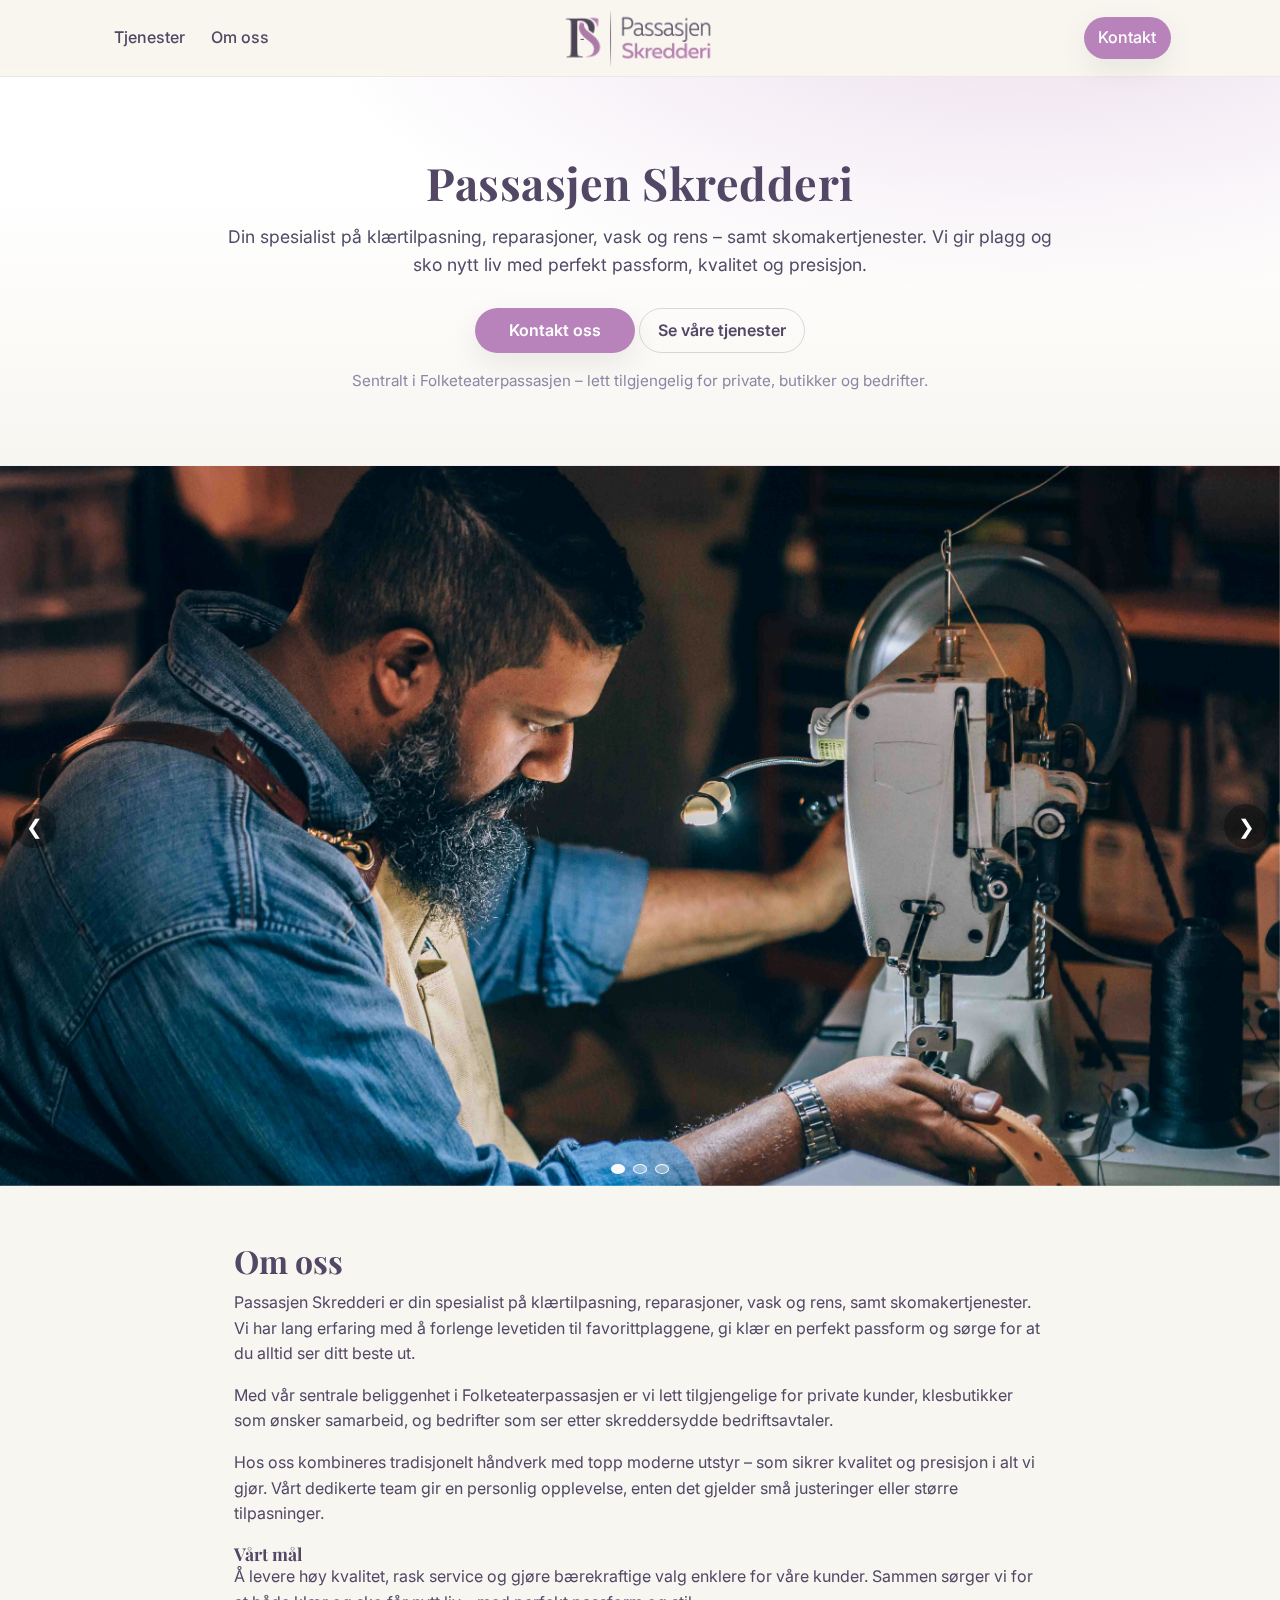
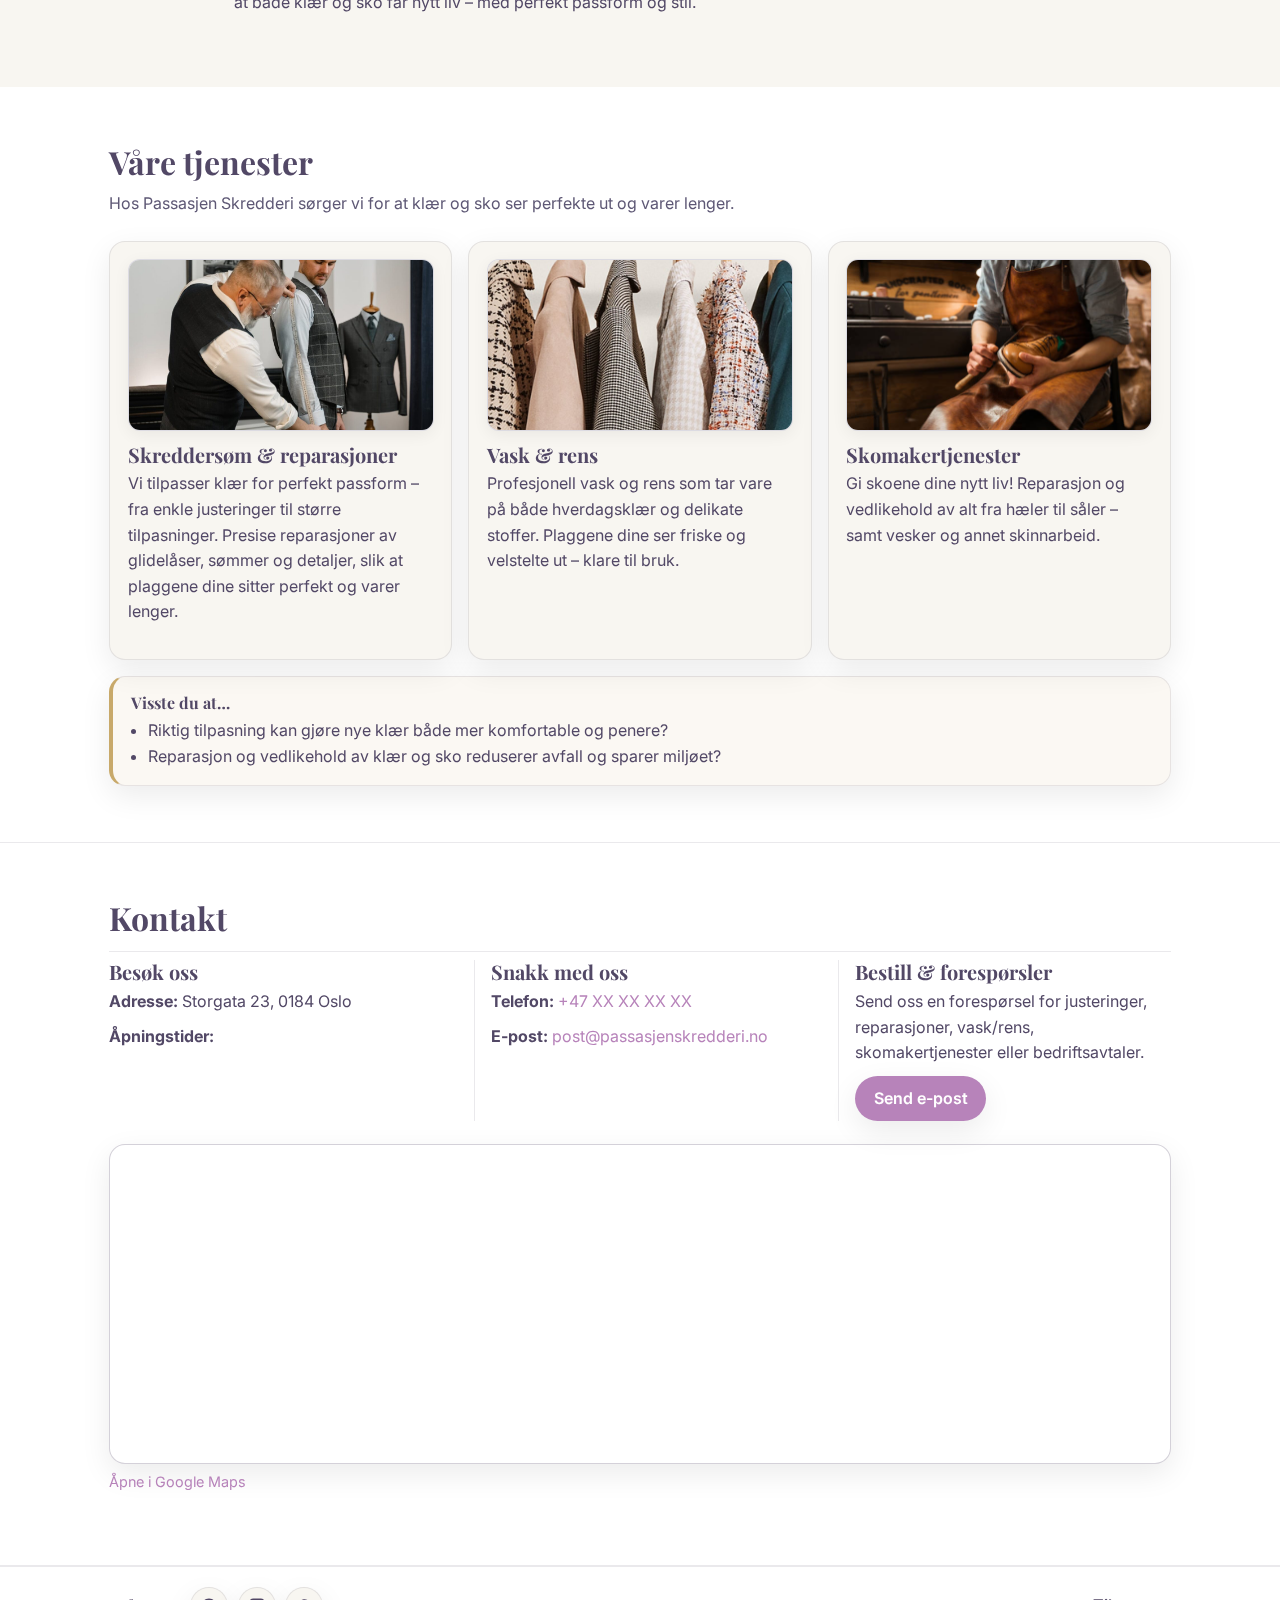
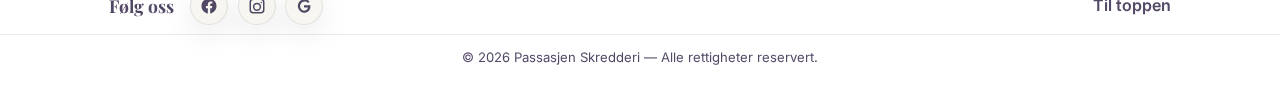
<file: index.html>
<!doctype html>
<html lang="no">
<head>
  <meta charset="utf-8" />
  <meta name="viewport" content="width=device-width, initial-scale=1" />
  <title>Passasjen Skredderi – Skreddersøm, reparasjoner, vask & rens, skomakertjenester</title>
  <meta name="description" content="Passasjen Skredderi – spesialist på klærtilpasning, reparasjoner, vask og rens, samt skomakertjenester. Sentralt i Folketeaterpassasjen." />
  <link rel="preconnect" href="https://fonts.googleapis.com">
  <link rel="preconnect" href="https://fonts.gstatic.com" crossorigin>
  <link href="https://fonts.googleapis.com/css2?family=Inter:wght@300;400;500;600&family=Playfair+Display:wght@500;600;700&display=swap" rel="stylesheet">
  <link rel="stylesheet" href="styles.css" />
  <link rel="icon" href="favicon.ico">
</head>
<body id="top">
  <a class="skip-link" href="#main">Hopp til innhold</a>

  <!-- HEADER / NAV -->
  <header class="site-header">
    <div class="container nav-grid">
      <!-- Venstre -->
      <nav class="nav-left" aria-label="Primær">
        <a href="#tjenester" class="nav-link">Tjenester</a>
        <a href="#om-oss" class="nav-link">Om oss</a>
      </nav>

      <!-- Logo i midten (full + ikon) -->
      <a href="#top" class="logo" aria-label="Forside">
        <img src="fullLogo.png" alt="Passasjen Skredderi" class="logo-full" />
        <img src="logo.png" alt="Passasjen Skredderi ikon" class="logo-icon" />
      </a>

      <!-- Høyre -->
      <nav class="nav-right" aria-label="Sekundær">
        <a href="#kontakt" class="nav-link cta-link">Kontakt</a>
      </nav>

      <!-- Mobil: burger -->
      <button class="burger" aria-label="Åpne meny" aria-controls="mobileMenu" aria-expanded="false">
        <span class="burger-bar"></span>
        <span class="burger-bar"></span>
        <span class="burger-bar"></span>
      </button>
    </div>
  </header>

  <!-- MOBILMENY -->
  <nav id="mobileMenu" class="mobile-menu" aria-label="Mobilmeny">
    <a href="#tjenester" class="mobile-link">Tjenester</a>
    <a href="#om-oss" class="mobile-link">Om oss</a>
    <a href="#kontakt" class="mobile-link mobile-cta">Kontakt</a>
  </nav>

  <main id="main">
    <!-- Hero -->
    <section class="hero">
      <div class="container hero-inner">
        <h1 class="brand">Passasjen Skredderi</h1>
        <p class="lead">
          Din spesialist på klærtilpasning, reparasjoner, vask og rens – samt skomakertjenester.
          Vi gir plagg og sko nytt liv med perfekt passform, kvalitet og presisjon.
        </p>
        <div class="hero-ctas">
          <a href="#kontakt" class="btn btn-primary">Kontakt oss</a>
          <a href="#tjenester" class="btn btn-ghost">Se våre tjenester</a>
        </div>
        <p class="subnote">Sentralt i Folketeaterpassasjen – lett tilgjengelig for private, butikker og bedrifter.</p>
      </div>
    </section>

    <!-- Fullbredde galleri -->
    <section class="hero-gallery" aria-label="Galleri">
      <div class="gallery" tabindex="0" aria-roledescription="carousel" aria-label="Forsidebilder">
        <div class="gallery-track">
          <figure class="gallery-slide">
            <img src="images/tailorwide6.jpg" alt="Skreddersøm – måltaking og tilpasning" />
          </figure>
          <figure class="gallery-slide">
            <img src="images/tailorwide5.jpg" alt="Reparasjon av plagg – detaljer og kvalitet" />
          </figure>
          <figure class="gallery-slide">
            <img src="images/tailorwide4.jpg" alt="Skomakertjenester – såler og skinn" />
          </figure>
        </div>

        <!-- Kontroller -->
        <button class="gallery-btn prev" aria-label="Forrige bilde">&#10094;</button>
        <button class="gallery-btn next" aria-label="Neste bilde">&#10095;</button>

        <!-- Dots -->
        <div class="gallery-dots" role="tablist" aria-label="Velg bilde">
          <button class="dot" role="tab" aria-selected="true" aria-label="Bilde 1"></button>
          <button class="dot" role="tab" aria-selected="false" aria-label="Bilde 2"></button>
          <button class="dot" role="tab" aria-selected="false" aria-label="Bilde 3"></button>
        </div>
      </div>
    </section>

    <!-- Om oss -->
    <section id="om-oss" class="section">
      <div class="container content">
        <h2>Om oss</h2>
        <p>
          Passasjen Skredderi er din spesialist på klærtilpasning, reparasjoner, vask og rens,
          samt skomakertjenester. Vi har lang erfaring med å forlenge levetiden til favorittplaggene,
          gi klær en perfekt passform og sørge for at du alltid ser ditt beste ut.
        </p>
        <p>
          Med vår sentrale beliggenhet i Folketeaterpassasjen er vi lett tilgjengelige for private kunder,
          klesbutikker som ønsker samarbeid, og bedrifter som ser etter skreddersydde bedriftsavtaler.
        </p>
        <p>
          Hos oss kombineres tradisjonelt håndverk med topp moderne utstyr – som sikrer kvalitet og presisjon i alt vi gjør.
          Vårt dedikerte team gir en personlig opplevelse, enten det gjelder små justeringer eller større tilpasninger.
        </p>
        <h4 class="footer-title">Vårt mål</h4>
        <p>
          Å levere høy kvalitet, rask service og gjøre bærekraftige valg enklere for våre kunder.
          Sammen sørger vi for at både klær og sko får nytt liv – med perfekt passform og stil.
        </p>
      </div>
    </section>

    <!-- Tjenester -->
    <section id="tjenester" class="section section-alt">
      <div class="container">
        <h2>Våre tjenester</h2>
        <p class="section-intro">
          Hos Passasjen Skredderi sørger vi for at klær og sko ser perfekte ut og varer lenger.
        </p>

        <div class="card-grid">
          <article class="card">
            <div class="media"><img src="images/pexels-tima-miroshnichenko-6766286-1080x675.jpg" alt="Skreddersøm og reparasjoner – presise justeringer" /></div>
            <h3>Skreddersøm &amp; reparasjoner</h3>
            <p>
              Vi tilpasser klær for perfekt passform – fra enkle justeringer til større tilpasninger.
              Presise reparasjoner av glidelåser, sømmer og detaljer, slik at plaggene dine sitter perfekt og varer lenger.
            </p>
          </article>

          <article class="card">
            <div class="media"><img src="images/vaskOgRens.jpg" alt="Vask og rens – pleie av delikate stoffer" /></div>
            <h3>Vask &amp; rens</h3>
            <p>
              Profesjonell vask og rens som tar vare på både hverdagsklær og delikate stoffer.
              Plaggene dine ser friske og velstelte ut – klare til bruk.
            </p>
          </article>

          <article class="card">
            <div class="media"><img src="images/cobbler.jpg" alt="Skomakertjenester – såler, hæler og skinn" /></div>
            <h3>Skomakertjenester</h3>
            <p>
              Gi skoene dine nytt liv! Reparasjon og vedlikehold av alt fra hæler til såler – samt vesker og annet skinnarbeid.
            </p>
          </article>

          <!-- Visste du at – full bredde -->
          <aside class="did-you-know">
            <h4>Visste du at…</h4>
            <ul>
              <li>Riktig tilpasning kan gjøre nye klær både mer komfortable og penere?</li>
              <li>Reparasjon og vedlikehold av klær og sko reduserer avfall og sparer miljøet?</li>
            </ul>
          </aside>
        </div>
      </div>
    </section>

    <!-- Kontakt -->
    <section id="kontakt" class="section contact-section">
      <div class="container">
        <h2>Kontakt</h2>

        <div class="contact-columns">
          <div class="col">
            <h3>Besøk oss</h3>
            <p><strong>Adresse:</strong> Storgata 23, 0184 Oslo</p>
            <p><strong>Åpningstider:</strong> <!-- Fyll inn --></p>
          </div>

          <div class="col">
            <h3>Snakk med oss</h3>
            <p><strong>Telefon:</strong> <a href="tel:+47XXXXXXXX">+47 XX XX XX XX</a></p>
            <p><strong>E-post:</strong> <a href="mailto:post@passasjenskredderi.no">post@passasjenskredderi.no</a></p>
          </div>

          <div class="col">
            <h3>Bestill &amp; forespørsler</h3>
            <p>Send oss en forespørsel for justeringer, reparasjoner, vask/rens, skomakertjenester eller bedriftsavtaler.</p>
            <a href="mailto:post@passasjenskredderi.no?subject=Foresp%C3%B8rsel%20Passasjen%20Skredderi" class="btn btn-primary">Send e-post</a>
          </div>
        </div>

        <div class="contact-map">
          <div class="map-embed">
            <iframe
              src="https://www.google.com/maps?q=Storgata%2023%2C%200184%20Oslo&output=embed"
              allowfullscreen
              loading="lazy"
              referrerpolicy="no-referrer-when-downgrade"
              aria-label="Storgata 23, 0184 Oslo">
            </iframe>
          </div>
          <p class="map-note">
            <a target="_blank" rel="noopener" href="https://maps.google.com/?q=Storgata%2023%2C%200184%20Oslo">Åpne i Google Maps</a>
          </p>
        </div>
      </div>
    </section>
  </main>

  <!-- Footer -->
  <footer class="site-footer" role="contentinfo">
    <div class="container footer-top">
      <div class="footer-social">
        <h4 class="footer-title">Følg oss</h4>
        <nav class="socials" aria-label="Følg oss i sosiale medier">
          <a class="social-link" href="#" aria-label="Facebook">
            <!-- Facebook SVG -->
            <svg viewBox="0 0 24 24" aria-hidden="true" focusable="false"><path d="M22 12.06C22 6.5 17.52 2 12 2S2 6.5 2 12.06c0 5.02 3.66 9.19 8.44 9.94v-7.03H7.9v-2.91h2.54v-2.22c0-2.5 1.49-3.89 3.77-3.89 1.09 0 2.24.2 2.24.2v2.47h-1.26c-1.24 0-1.62.77-1.62 1.56v1.88h2.76l-.44 2.91h-2.32V22c4.78-.75 8.44-4.92 8.44-9.94Z"/></svg>
          </a>
          <a class="social-link" href="#" aria-label="Instagram">
            <!-- Instagram SVG -->
            <svg viewBox="0 0 24 24" aria-hidden="true" focusable="false"><path d="M7 2h10a5 5 0 0 1 5 5v10a5 5 0 0 1-5 5H7a5 5 0 0 1-5-5V7a5 5 0 0 1 5-5Zm0 2a3 3 0 0 0-3 3v10a3 3 0 0 0 3 3h10a3 3 0 0 0 3-3V7a3 3 0 0 0-3-3H7Zm5 3.5A5.5 5.5 0 1 1 6.5 13 5.5 5.5 0 0 1 12 7.5Zm0 2A3.5 3.5 0 1 0 15.5 13 3.5 3.5 0 0 0 12 9.5Zm5.75-3.25a1 1 0 1 1-1 1 1 1 0 0 1 1-1Z"/></svg>
          </a>
          <a class="social-link" href="#" aria-label="Google">
            <!-- Google (GMB) SVG -->
            <svg viewBox="0 0 24 24" aria-hidden="true" focusable="false"><path d="M21.35 11.1H12v2.92h5.34c-.23 1.44-1.6 4.24-5.34 4.24A6.16 6.16 0 1 1 17.4 7.9l2.07-2.02A9.04 9.04 0 1 0 12 21.04c5.2 0 8.6-3.65 8.6-8.79 0-.67-.08-1.15-.25-1.15Z"/></svg>
          </a>
        </nav>
      </div>

      <div class="footer-back">
        <a href="#top" class="back-to-top" aria-label="Til toppen">Til toppen</a>
      </div>
    </div>

    <div class="footer-bottom">
      <p>&copy; <span id="year"></span> Passasjen Skredderi — Alle rettigheter reservert.</p>
    </div>
  </footer>

  <!-- JS -->
  <script src="script.js"></script>
</body>
</html>
</file>
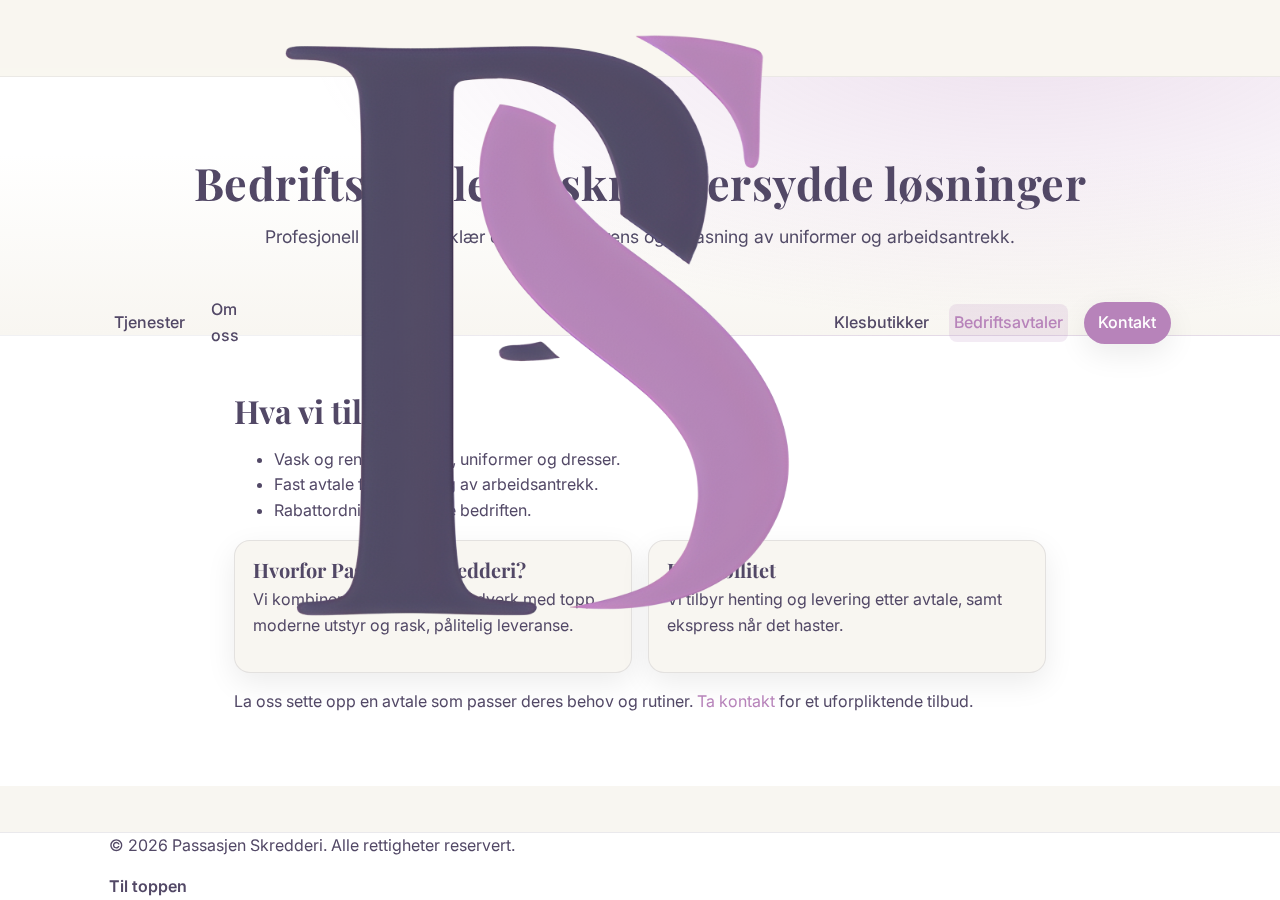
<file: bedriftsavtaler.html>
<!doctype html>
<html lang="no">
<head>
  <meta charset="utf-8" />
  <meta name="viewport" content="width=device-width, initial-scale=1" />
  <title>Bedriftsavtaler | Passasjen Skredderi</title>
  <meta name="description" content="Skreddersydde bedriftsavtaler for vask, rens og tilpasning av uniformer og arbeidsantrekk. Fleksible, effektive løsninger." />
  <link rel="preconnect" href="https://fonts.googleapis.com">
  <link rel="preconnect" href="https://fonts.gstatic.com" crossorigin>
  <link href="https://fonts.googleapis.com/css2?family=Inter:wght@300;400;500;600&family=Playfair+Display:wght@500;600;700&display=swap" rel="stylesheet">
  <link rel="stylesheet" href="styles.css" />
  <link rel="icon" href="favicon.ico">
</head>
<body>
  <a class="skip-link" href="#main">Hopp til innhold</a>

  <!-- Navbar -->
  <header class="site-header">
    <div class="container nav-grid">
      <nav class="nav-left desktop-only" aria-label="Primær">
        <a href="index.html#tjenester" class="nav-link">Tjenester</a>
        <a href="index.html#om-oss" class="nav-link">Om oss</a>
      </nav>

      <a href="index.html" class="logo" aria-label="Forside">
        <img src="logo.png" alt="Passasjen Skredderi logo (vertikal)" />
      </a>

      <nav class="nav-right desktop-only" aria-label="Sekundær">
        <a href="klesbutikker.html" class="nav-link">Klesbutikker</a>
        <a href="bedriftsavtaler.html" class="nav-link active">Bedriftsavtaler</a>
        <a href="index.html#kontakt" class="nav-link cta-link">Kontakt</a>
      </nav>

      <button class="burger mobile-only" aria-label="Åpne meny" aria-controls="mobileMenu" aria-expanded="false">
        <span class="burger-bar"></span><span class="burger-bar"></span><span class="burger-bar"></span>
      </button>
    </div>

    <nav id="mobileMenu" class="mobile-menu mobile-only" aria-label="Mobilmeny">
      <a href="index.html#tjenester" class="mobile-link">Tjenester</a>
      <a href="index.html#om-oss" class="mobile-link">Om oss</a>
      <a href="klesbutikker.html" class="mobile-link">Klesbutikker</a>
      <a href="bedriftsavtaler.html" class="mobile-link">Bedriftsavtaler</a>
      <a href="index.html#kontakt" class="mobile-link mobile-cta">Kontakt</a>
    </nav>
  </header>

  <main id="main">
    <section class="hero">
      <div class="container hero-inner">
        <h1 class="brand">Bedriftsavtaler – skreddersydde løsninger</h1>
        <p class="lead">Profesjonell hjelp med klær og sko: vask, rens og tilpasning av uniformer og arbeidsantrekk.</p>
      </div>
    </section>

    <section class="section section-alt">
      <div class="container content">
        <h2>Hva vi tilbyr</h2>
        <ul>
          <li>Vask og rens av skjorter, uniformer og dresser.</li>
          <li>Fast avtale for tilpasning av arbeidsantrekk.</li>
          <li>Rabattordninger for hele bedriften.</li>
        </ul>

        <div class="card-grid slim" style="margin-top:1rem;">
          <article class="card">
            <h3>Hvorfor Passasjen Skredderi?</h3>
            <p>Vi kombinerer tradisjonelt håndverk med topp moderne utstyr og rask, pålitelig leveranse.</p>
          </article>
          <article class="card">
            <h3>Fleksibilitet</h3>
            <p>Vi tilbyr henting og levering etter avtale, samt ekspress når det haster.</p>
          </article>
        </div>

        <p style="margin-top:1rem;">
          La oss sette opp en avtale som passer deres behov og rutiner. <a href="index.html#kontakt">Ta kontakt</a> for et uforpliktende tilbud.
        </p>
      </div>
    </section>
  </main>

  <footer class="site-footer">
    <div class="container footer-inner">
      <p>&copy; <span id="year"></span> Passasjen Skredderi. Alle rettigheter reservert.</p>
      <a href="#top" class="back-to-top">Til toppen</a>
    </div>
  </footer>

  <script src="script.js"></script>
</body>
</html>
</file>
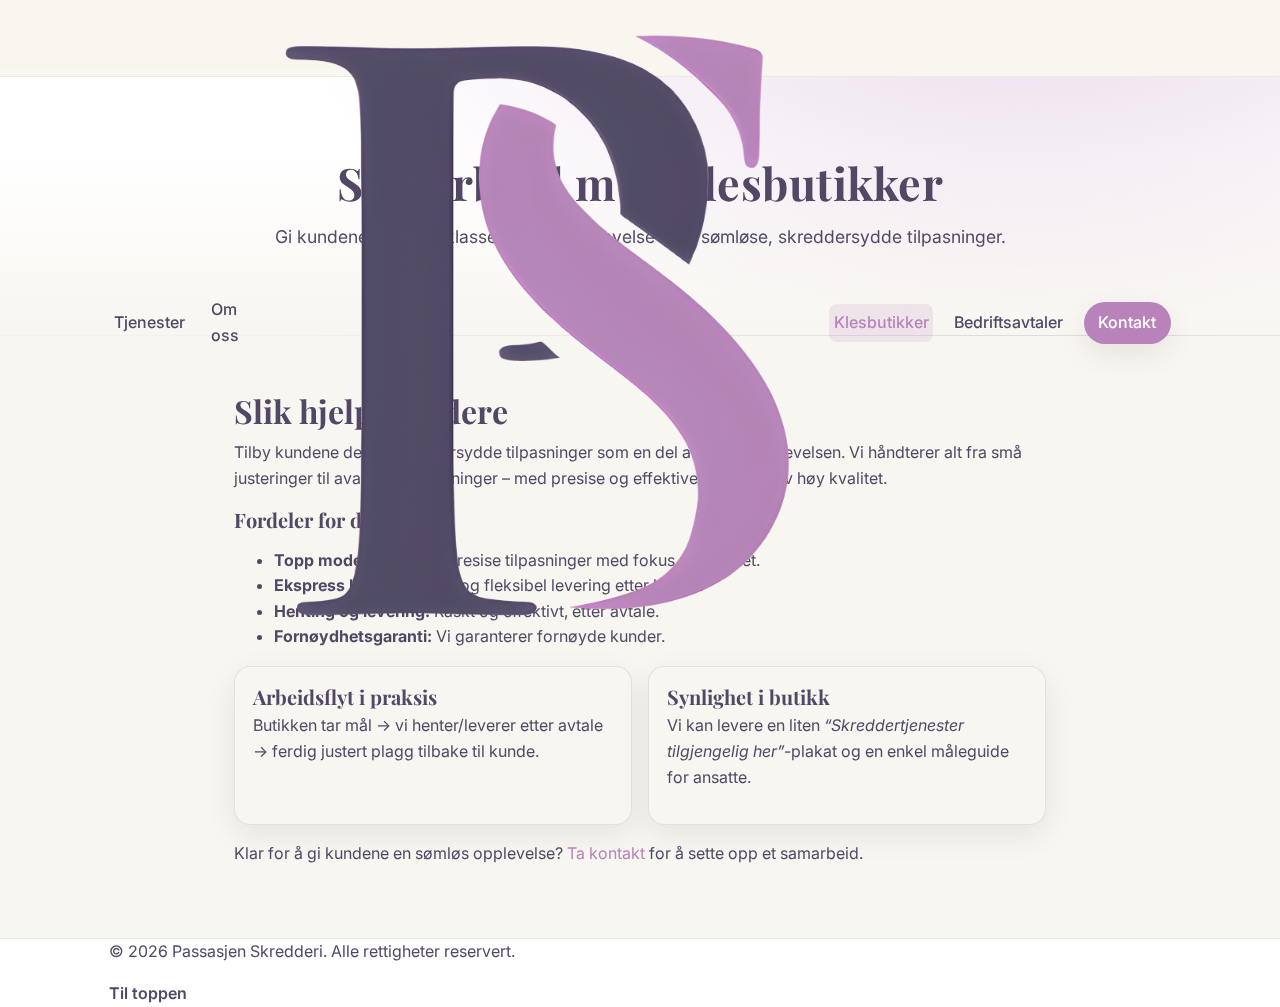
<file: klesbutikker.html>
<!doctype html>
<html lang="no">
<head>
  <meta charset="utf-8" />
  <meta name="viewport" content="width=device-width, initial-scale=1" />
  <title>Klesbutikker – samarbeid | Passasjen Skredderi</title>
  <meta name="description" content="Sømløst samarbeid med klesbutikker: skreddersydde tilpasninger, ekspresslevering, henting/levering og fornøydhetsgaranti." />
  <link rel="preconnect" href="https://fonts.googleapis.com">
  <link rel="preconnect" href="https://fonts.gstatic.com" crossorigin>
  <link href="https://fonts.googleapis.com/css2?family=Inter:wght@300;400;500;600&family=Playfair+Display:wght@500;600;700&display=swap" rel="stylesheet">
  <link rel="stylesheet" href="styles.css" />
  <link rel="icon" href="favicon.ico">
</head>
<body>
  <a class="skip-link" href="#main">Hopp til innhold</a>

  <!-- Navbar -->
  <header class="site-header">
    <div class="container nav-grid">
      <nav class="nav-left desktop-only" aria-label="Primær">
        <a href="index.html#tjenester" class="nav-link">Tjenester</a>
        <a href="index.html#om-oss" class="nav-link">Om oss</a>
      </nav>

      <a href="index.html" class="logo" aria-label="Forside">
        <img src="logo.png" alt="Passasjen Skredderi logo (vertikal)" />
      </a>

      <nav class="nav-right desktop-only" aria-label="Sekundær">
        <a href="klesbutikker.html" class="nav-link active">Klesbutikker</a>
        <a href="bedriftsavtaler.html" class="nav-link">Bedriftsavtaler</a>
        <a href="index.html#kontakt" class="nav-link cta-link">Kontakt</a>
      </nav>

      <button class="burger mobile-only" aria-label="Åpne meny" aria-controls="mobileMenu" aria-expanded="false">
        <span class="burger-bar"></span><span class="burger-bar"></span><span class="burger-bar"></span>
      </button>
    </div>

    <nav id="mobileMenu" class="mobile-menu mobile-only" aria-label="Mobilmeny">
      <a href="index.html#tjenester" class="mobile-link">Tjenester</a>
      <a href="index.html#om-oss" class="mobile-link">Om oss</a>
      <a href="klesbutikker.html" class="mobile-link">Klesbutikker</a>
      <a href="bedriftsavtaler.html" class="mobile-link">Bedriftsavtaler</a>
      <a href="index.html#kontakt" class="mobile-link mobile-cta">Kontakt</a>
    </nav>
  </header>

  <main id="main">
    <section class="hero">
      <div class="container hero-inner">
        <h1 class="brand">Samarbeid med klesbutikker</h1>
        <p class="lead">Gi kundene en førsteklasses handleopplevelse med sømløse, skreddersydde tilpasninger.</p>
      </div>
    </section>

    <section class="section">
      <div class="container content">
        <h2>Slik hjelper vi dere</h2>
        <p>
          Tilby kundene deres skreddersydde tilpasninger som en del av butikkopplevelsen. Vi håndterer alt fra små justeringer
          til avanserte tilpasninger – med presise og effektive løsninger av høy kvalitet.
        </p>

        <div class="benefits">
          <h3>Fordeler for din butikk</h3>
          <ul class="checklist">
            <li><strong>Topp moderne utstyr:</strong> Presise tilpasninger med fokus på kvalitet.</li>
            <li><strong>Ekspress levering:</strong> Rask og fleksibel levering etter behov.</li>
            <li><strong>Henting og levering:</strong> Raskt og effektivt, etter avtale.</li>
            <li><strong>Fornøydhetsgaranti:</strong> Vi garanterer fornøyde kunder.</li>
          </ul>
        </div>

        <div class="card-grid slim" style="margin-top:1rem;">
          <article class="card">
            <h3>Arbeidsflyt i praksis</h3>
            <p>Butikken tar mål → vi henter/leverer etter avtale → ferdig justert plagg tilbake til kunde.</p>
          </article>
          <article class="card">
            <h3>Synlighet i butikk</h3>
            <p>Vi kan levere en liten <em>“Skreddertjenester tilgjengelig her”</em>-plakat og en enkel måleguide for ansatte.</p>
          </article>
        </div>

        <p style="margin-top:1rem;">
          Klar for å gi kundene en sømløs opplevelse? <a href="index.html#kontakt">Ta kontakt</a> for å sette opp et samarbeid.
        </p>
      </div>
    </section>
  </main>

  <footer class="site-footer">
    <div class="container footer-inner">
      <p>&copy; <span id="year"></span> Passasjen Skredderi. Alle rettigheter reservert.</p>
      <a href="#top" class="back-to-top">Til toppen</a>
    </div>
  </footer>

  <script src="script.js"></script>
</body>
</html>
</file>
<file: styles.css>
:root{
  --plum: #B783BA;
  --ink: #524866;
  --white: #ffffff;
  --gold: #C8A96A;
  --cream: #F8F6F1;
  --muted: #8D86A5;

  --radius: 16px;
  --shadow: 0 10px 30px rgba(0,0,0,0.08);
  --maxw: 1100px;

  /* Header-høyder (brukes også i JS) */
  --headerH: 76px;
  --headerH-scrolled: 64px;
}

/* Reset-ish */
* { box-sizing: border-box; }
html, body { margin: 0; padding: 0; overflow-x: hidden; }
html { scroll-behavior: smooth; }
body {
  font-family: Inter, system-ui, -apple-system, Segoe UI, Roboto, Arial, sans-serif;
  color: var(--ink);
  background: var(--cream);
  line-height: 1.6;
  text-rendering: optimizeLegibility;

  /* Layout for sticky footer */
  min-height: 100vh;
  display: flex;
  flex-direction: column;

  padding-top: var(--headerH); /* plass til fixed header */
}
main { flex: 1; }

/* Viktig for å fjerne hvite kanter rundt bilder/figurer */
img, svg { display: block; max-width: 100%; height: auto; }
figure { margin: 0; }

h1, h2, h3, h4 { font-family: "Playfair Display", Georgia, 'Times New Roman', serif; margin: 0 0 .6rem; line-height: 1.2; }
h1 { font-size: clamp(2rem, 3.5vw, 3rem); }
h2 { font-size: clamp(1.6rem, 2.5vw, 2.2rem); }
h3 { font-size: 1.25rem; }

p { margin: 0 0 1rem; }
a { color: var(--plum); text-decoration: none; }
a:hover { text-decoration: underline; }

.container { width: 100%; max-width: var(--maxw); margin: 0 auto; padding: 0 1.2rem; }

.skip-link { position: absolute; left: -9999px; top: auto; }
.skip-link:focus { left: 1rem; top: 1rem; background: var(--white); padding: .5rem .75rem; border-radius: .5rem; z-index: 10000; }

/* ---------------- Header / Nav ---------------- */
.site-header {
  position: fixed;
  top: 0; left: 0; right: 0;
  z-index: 3000;
  -webkit-backdrop-filter: saturate(180%) blur(8px);
  backdrop-filter: saturate(180%) blur(8px);
  background: rgba(248,246,241,0.7);
  border-bottom: 1px solid rgba(82,72,102,0.08);
}

.nav-grid {
  display: grid;
  grid-template-columns: 1fr auto 1fr;
  align-items: center;
  height: var(--headerH);
  transition: height .2s ease;
}

.logo { position: relative; display: inline-block; }
.logo-full, .logo-icon { display: block; height: 64px; width: auto; transition: opacity .25s ease, transform .25s ease; }
.logo-icon { position: absolute; inset: 0; margin: auto; opacity: 0; transform: scale(0.9); height: 40px; }

.site-header.scrolled .logo-full { opacity: 0; transform: translateY(-4px) scale(0.98); }
.site-header.scrolled .logo-icon { opacity: 1; transform: scale(1); }
.site-header.scrolled .nav-grid { height: var(--headerH-scrolled); }

.nav-left, .nav-right {
  display: flex; gap: 1rem; align-items: center; justify-content: center;
}
.nav-left { justify-content: flex-start; }
.nav-right { justify-content: flex-end; }
.nav-link { color: var(--ink); font-weight: 500; padding: .4rem .3rem; border-radius: .5rem; }
.nav-link:hover { color: var(--plum); text-decoration: none; background: rgba(183,131,186,0.10); }
.nav-link.active { color: var(--plum); background: rgba(183,131,186,0.16); }
.cta-link {
  padding: .5rem .9rem; border-radius: 999px; background: var(--plum); color: var(--white);
  box-shadow: var(--shadow);
}
.cta-link:hover { text-decoration: none; filter: brightness(0.95); }

/* Burger på desktop = skjult */
.site-header .burger { display: none; }
.burger {
  border: 0; background: transparent; cursor: pointer; justify-self: end;
  padding: .4rem; border-radius: .5rem;
}
.burger:focus-visible { outline: 2px solid var(--plum); }
.burger-bar {
  display: block; width: 26px; height: 2px; background: var(--ink); margin: 6px 0; transition: transform .25s ease, opacity .25s ease;
}

/* --------- Mobilmeny --------- */
.mobile-menu {
  position: fixed;
  inset: var(--headerH) 0 0 0;        /* fyll viewport under header */
  z-index: 3100;                      /* over header-innholdet */
  display: none;                      /* vises kun når .open + mobil */
  flex-direction: column;
  gap: .5rem;
  padding: 12px 16px 24px;

  /* Mørk overlay */
  background: rgba(0,0,0,0.6);
  -webkit-backdrop-filter: blur(2px);
  backdrop-filter: blur(2px);
}

/* Når header er krympet, flytt toppen tilsvarende (adjacent sibling) */
.site-header.scrolled + .mobile-menu {
  inset: var(--headerH-scrolled) 0 0 0;
}

.mobile-link {
  display: block;
  padding: .9rem 1rem;
  border-radius: .8rem;
  font-weight: 600;
  color: var(--ink);
  background: rgba(255,255,255,0.96);
  box-shadow: var(--shadow);
  border: 1px solid rgba(82,72,102,0.12);
}
.mobile-link:hover { background: #fff; text-decoration: none; }
.mobile-cta { background: var(--plum); color: var(--white); border: 1px solid transparent; text-align: center; }

/* ---------------- Hero ---------------- */
.hero {
  position: relative;
  background:
    radial-gradient(1200px 500px at 80% -20%, rgba(183,131,186,0.25), transparent 60%),
    linear-gradient(180deg, #fff 0%, #fff 30%, rgba(248,246,241,1) 100%);
  border-bottom: 1px solid rgba(82,72,102,0.08);
}
.hero-inner { padding: 5rem 1.2rem 3.5rem; text-align: center; }
.brand { letter-spacing: .5px; color: var(--ink); }
.lead { font-size: 1.1rem; max-width: 850px; margin: .8rem auto 1.8rem; color: #514A66; }
.subnote { color: var(--muted); font-size: .95rem; margin-top: 1rem; }

/* ---------------- Knapper ---------------- */
.btn {
  display: inline-flex;
  align-items: center;
  justify-content: center;
  gap: .4rem;
  padding: .85rem 1.1rem;
  border-radius: 999px;
  font-weight: 600;
  line-height: 1;
  border: 1px solid transparent;
  text-decoration: none !important;
  cursor: pointer;
  transition: transform .05s ease, filter .2s ease, background .2s ease, border-color .2s ease;
}
.btn:active { transform: translateY(1px); }
.btn-primary { background: var(--plum); color: var(--white) !important; box-shadow: var(--shadow); }
.btn-primary:hover { filter: brightness(.95); text-decoration: none; }
.btn-ghost { background: transparent; border-color: rgba(82,72,102,0.2); color: var(--ink) !important; }
.btn-ghost:hover { background: var(--white); text-decoration: none; }
.hero-ctas .btn { min-width: 160px; }

/* ---------------- Galleri ---------------- */
.hero-gallery {
  width: 100%;
  position: relative;
  margin: 0;
  padding: 0;
  background: transparent;
  border: 0;
  overflow: hidden; /* fallback */
  overflow: clip;   /* moderne klipp uten scrollbars */
}

.gallery {
  position: relative;
  width: 100%;
  height: clamp(480px, 80vh, 1000px);
  overflow: hidden;
  transform: translateZ(0);
  backface-visibility: hidden;
  contain: layout paint size;
}

.gallery-track {
  display: flex;
  height: 100%;
  will-change: transform;
  transition: transform 620ms cubic-bezier(.22,.61,.36,1);
  transform: translate3d(0,0,0);
  backface-visibility: hidden;
}

.gallery-slide { min-width: 100%; height: 100%; position: relative; }
.gallery-slide img {
  width: 100%; height: 100%;
  object-fit: cover; object-position: center;
  -webkit-transform: translateZ(0); transform: translateZ(0);
}

/* Galleri-kontroller */
.gallery-btn {
  position: absolute; top: 50%; transform: translateY(-50%); z-index: 2;
  background: rgba(0,0,0,0.35); color: #fff; border: none; width: 44px; height: 44px;
  border-radius: 999px; cursor: pointer; font-size: 20px; line-height: 44px;
}
.gallery-btn:hover { background: rgba(0,0,0,0.5); }
.gallery-btn.prev { left: 12px; } .gallery-btn.next { right: 12px; }
.gallery-dots {
  position: absolute; left: 50%; transform: translateX(-50%); bottom: 12px;
  display: flex; gap: 8px; z-index: 2;
}
.dot { width: 10px; height: 10px; border-radius: 50%; border: 1px solid rgba(255,255,255,0.9); background: rgba(255,255,255,0.3); cursor: pointer; }
.dot[aria-selected="true"] { background: rgba(255,255,255,0.95); }

/* ---------------- Sections ---------------- */
.section { padding: 3.5rem 0; }
.section-alt { background: var(--white); }
.section-intro { color: #5E5875; }

/* Content blocks */
.content { max-width: 850px; }
.goal {
  background: linear-gradient(0deg, rgba(200,169,106,0.07), rgba(200,169,106,0.07));
  border: 1px solid rgba(200,169,106,0.25);
  padding: 1rem 1rem 1rem;
  border-radius: var(--radius);
  margin-top: 1rem;
}

/* ---------------- Cards ---------------- */
.card-grid { margin-top: 1.5rem; display: grid; grid-template-columns: repeat(3, 1fr); gap: 1rem; }
.card-grid.slim { grid-template-columns: repeat(2, 1fr); }
.card {
  background: var(--cream);
  border: 1px solid rgba(82,72,102,0.12);
  border-radius: var(--radius);
  padding: 1.1rem 1.1rem;
  box-shadow: var(--shadow);
}
.card h3 { margin-bottom: .3rem; }

/* Bildeboks i kort */
.card .media {
  aspect-ratio: 16 / 9;
  border-radius: 12px;
  overflow: hidden;
  margin-bottom: .7rem;
  border: 1px solid rgba(82,72,102,0.12);
  box-shadow: 0 4px 16px rgba(0,0,0,0.06);
  background: #f0eff4;
}
.card .media img { width: 100%; height: 100%; object-fit: cover; display: block; }

/* ---------------- Did you know (full bredde under kort) ---------------- */
.card-grid .did-you-know {
  grid-column: 1 / -1;
  margin: 0;
  padding: 1rem 1.1rem;
  background: rgba(200,169,106,0.08);
  border: 1px solid rgba(82,72,102,0.12);
  border-left: 4px solid var(--gold);
  border-radius: var(--radius);
  box-shadow: var(--shadow);
}
.card-grid .did-you-know h4 { margin: 0 0 .4rem; }
.card-grid .did-you-know ul { margin: 0; padding-left: 1.1rem; }

/* ---------------- Kontakt ---------------- */
.contact-section {
  background: var(--white);
  border-top: 1px solid rgba(82,72,102,0.12);
  border-bottom: 1px solid rgba(82,72,102,0.12);
}
.contact-section h2 { margin-bottom: 0.8rem; }
.contact-columns {
  display: grid;
  grid-template-columns: repeat(3, 1fr);
  column-gap: 2rem; row-gap: 1rem;
  padding-top: 0.5rem; padding-bottom: 0.25rem;
  border-top: 1px solid rgba(82,72,102,0.12);
}
.contact-columns .col h3 { margin-bottom: 0.35rem; }
.contact-columns .col p { margin: 0.25rem 0 0.6rem; }
.contact-columns .col { padding-left: 1rem; border-left: 1px solid rgba(82,72,102,0.12); }
.contact-columns .col:first-child { border-left: none; padding-left: 0; }

.contact-map { margin-top: 1.2rem; }
.map-embed {
  height: 320px; border-radius: var(--radius);
  border: 1px solid rgba(82,72,102,0.25);
  box-shadow: var(--shadow); overflow: hidden; background: #fff;
}
.map-embed iframe { width: 100%; height: 100%; border: 0; display: block; }
.map-note { margin-top: .4rem; font-size: .9rem; color: var(--muted); }

/* ---------------- Footer ---------------- */
.site-footer { border-top: 1px solid rgba(82,72,102,0.12); background: #fff; margin-top: auto; }

.footer-top {
  display: grid;
  grid-template-columns: 1fr auto;
  align-items: center;
  gap: 1rem;
  padding: 1.2rem 1.2rem 0.6rem;
}

.footer-social { display: flex; align-items: center; gap: 1rem; }
.footer-title {
  font-family: "Playfair Display", Georgia, 'Times New Roman', serif;
  font-size: 1.1rem; margin: 0;
}

.socials { display: flex; gap: .6rem; }
.social-link {
  width: 38px; height: 38px; border-radius: 999px;
  display: inline-flex; align-items: center; justify-content: center;
  background: var(--cream);
  border: 1px solid rgba(82,72,102,0.12);
  box-shadow: var(--shadow);
  transition: transform .05s ease, background .2s ease, border-color .2s ease;
}
.social-link:hover { background: #fff; text-decoration: none; transform: translateY(-1px); }
.social-link svg { width: 18px; height: 18px; fill: var(--ink); }

.footer-back { justify-self: end; }
.back-to-top { color: var(--ink); font-weight: 600; }
.back-to-top:hover { color: var(--plum); }

/* Bunnlinje med opphavsrett – alltid sentrert og liten, men med god kontrast */
.footer-bottom {
  border-top: 1px solid rgba(82,72,102,0.12);
  padding: .75rem 1.2rem;
  text-align: center;
  font-size: .82rem;              /* mye mindre tekst */
  color: var(--ink);              /* god kontrast (ikke dempet) */
  background: #fff;
}

/* ---------------- Responsiv NAV + layout (<= 960px) ---------------- */
@media (max-width: 960px) {
  /* NAV: skjul desktop-lenker, vis burger; mobilmeny vises når .open */
  .site-header .nav-left,
  .site-header .nav-right { display: none !important; }
  .site-header .burger { display: block !important; }

  .mobile-menu { display: none; }
  .mobile-menu.open { display: flex !important; }

  .nav-grid { grid-template-columns: 1fr auto auto; }
  .logo { justify-self: center; }
  .logo-full { height: 58px; }
  .logo-icon { height: 36px; }

  .hero-inner { padding: 4rem 1.2rem 3rem; }

  .card-grid { grid-template-columns: 1fr; }
  .card-grid.slim { grid-template-columns: 1fr; }

  .contact-columns { grid-template-columns: 1fr; row-gap: 0.8rem; }
  .contact-columns .col {
    border-left: none; padding-left: 0;
    padding-top: 0.6rem; border-top: 1px solid rgba(82,72,102,0.12);
  }
  .contact-columns .col:first-child { border-top: none; padding-top: 0; }

  .footer-top { grid-template-columns: 1fr; gap: .6rem; }
  .footer-back { justify-self: start; }
}

/* Når header krymper, juster mobilmeny-innfesting */
.site-header.scrolled + .mobile-menu {
  inset: var(--headerH-scrolled) 0 0 0;
}
</file>
